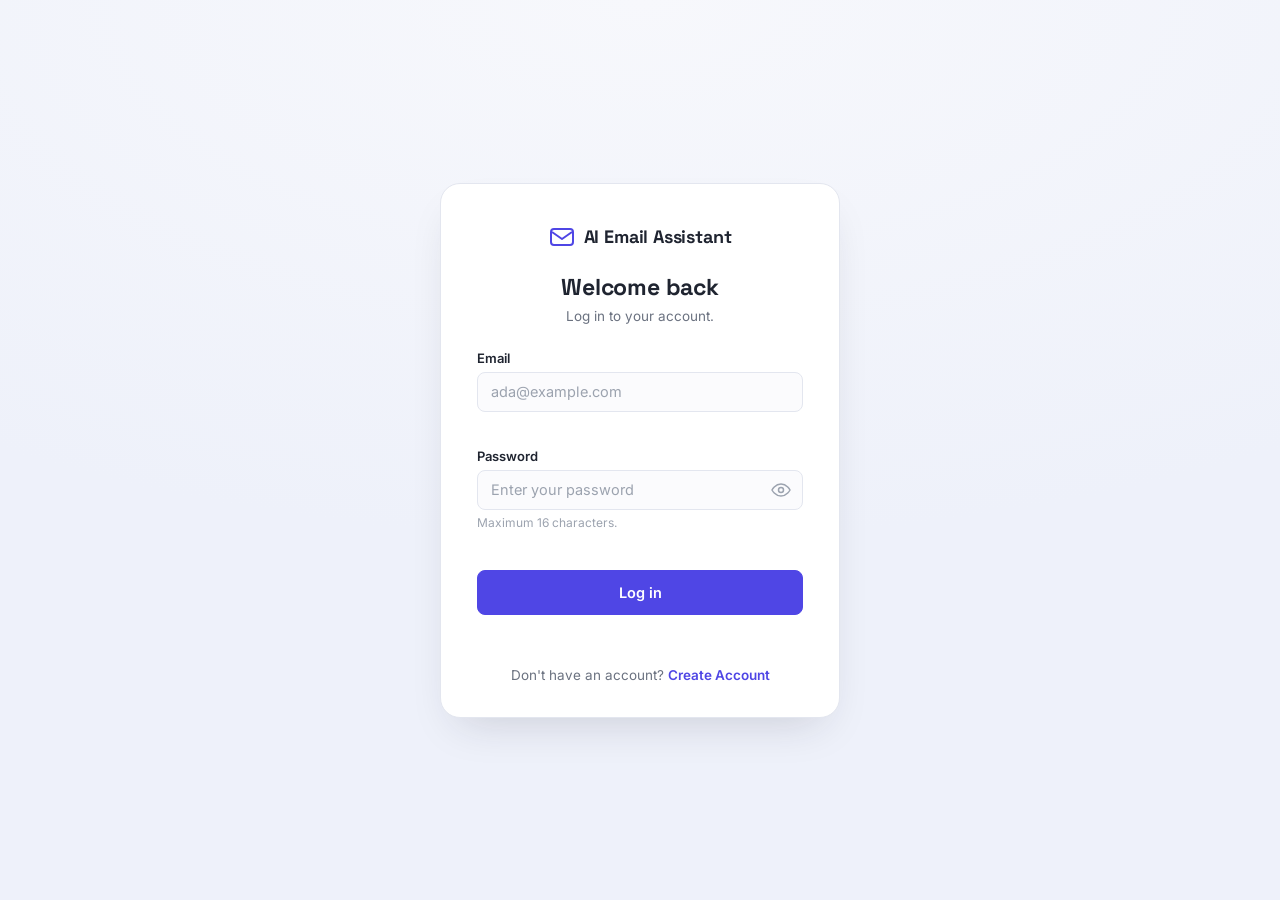
<file: frontend/index.html>
<!DOCTYPE html>
<html lang="en">

<head>

    <meta charset="UTF-8">

    <meta name="viewport"
          content="width=device-width, initial-scale=1.0">

    <title>AI Email Assistant</title>

    <link rel="stylesheet" href="css/common.css">
    <link rel="stylesheet" href="css/dashboard.css">

</head>

<body>

    <!-- =======================
         Dashboard Content
         (sidebar + topbar are injected by common.js)
    ======================== -->

    <main class="dashboard-content">

        <section class="welcome-banner">

            <h1>Welcome back, <span id="dashUserName">there</span> 👋</h1>

            <p>
                Generate, rewrite and improve professional emails
                using Artificial Intelligence.
            </p>

        </section>

        <!-- ================= STATS ================= -->

        <section class="stats-grid" id="statsGrid">

            <div class="stat-card">
                <div class="stat-icon">✨</div>
                <div class="stat-value" id="statGenerate">–</div>
                <div class="stat-label">Emails Generated</div>
            </div>

            <div class="stat-card">
                <div class="stat-icon">✏️</div>
                <div class="stat-value" id="statRewrite">–</div>
                <div class="stat-label">Emails Rewritten</div>
            </div>

            <div class="stat-card">
                <div class="stat-icon">✔️</div>
                <div class="stat-value" id="statGrammar">–</div>
                <div class="stat-label">Grammar Checks</div>
            </div>

            <div class="stat-card">
                <div class="stat-icon">🎭</div>
                <div class="stat-value" id="statTone">–</div>
                <div class="stat-label">Tone Changes</div>
            </div>

            <div class="stat-card">
                <div class="stat-icon">📧</div>
                <div class="stat-value" id="statCompose">–</div>
                <div class="stat-label">Emails Composed</div>
            </div>

        </section>

        <!-- ================= QUICK ACTIONS ================= -->

        <section class="quick-actions">

            <h2 class="content-section-title">Quick Actions</h2>

            <div class="action-grid">

                <a class="action-card" href="email.html">
                    <div class="action-icon">✨</div>
                    <h3>Generate Email</h3>
                    <p>Generate professional emails instantly using AI.</p>
                    <span class="action-arrow">Generate →</span>
                </a>

                <a class="action-card" href="rewrite.html">
                    <div class="action-icon">✏️</div>
                    <h3>Rewrite Email</h3>
                    <p>Rewrite existing emails professionally.</p>
                    <span class="action-arrow">Rewrite →</span>
                </a>

                <a class="action-card" href="grammar.html">
                    <div class="action-icon">✔️</div>
                    <h3>Grammar Check</h3>
                    <p>Fix grammar and spelling mistakes instantly.</p>
                    <span class="action-arrow">Check →</span>
                </a>

                <a class="action-card" href="tone.html">
                    <div class="action-icon">🎭</div>
                    <h3>Tone Change</h3>
                    <p>Change the tone of your email using AI.</p>
                    <span class="action-arrow">Adjust →</span>
                </a>

                <a class="action-card" href="compose.html">
                    <div class="action-icon">📧</div>
                    <h3>Compose Email</h3>
                    <p>Create complete emails from simple prompts.</p>
                    <span class="action-arrow">Compose →</span>
                </a>

                <a class="action-card" href="history.html">
                    <div class="action-icon">📜</div>
                    <h3>Email History</h3>
                    <p>View all emails generated by the AI assistant.</p>
                    <span class="action-arrow">View →</span>
                </a>

            </div>

        </section>

        <!-- ================= RECENT ACTIVITY ================= -->

        <section class="recent-activity">

            <h2 class="content-section-title">Recent Activity</h2>

            <div id="recentActivityList" class="activity-list">
                <div class="activity-skeleton shimmer"></div>
                <div class="activity-skeleton shimmer"></div>
                <div class="activity-skeleton shimmer"></div>
            </div>

        </section>

    </main>

    <script src="js/Api.js"></script>
    <script src="js/common.js"></script>
    <script src="js/dashboard.js"></script>

</body>

</html>
</file>
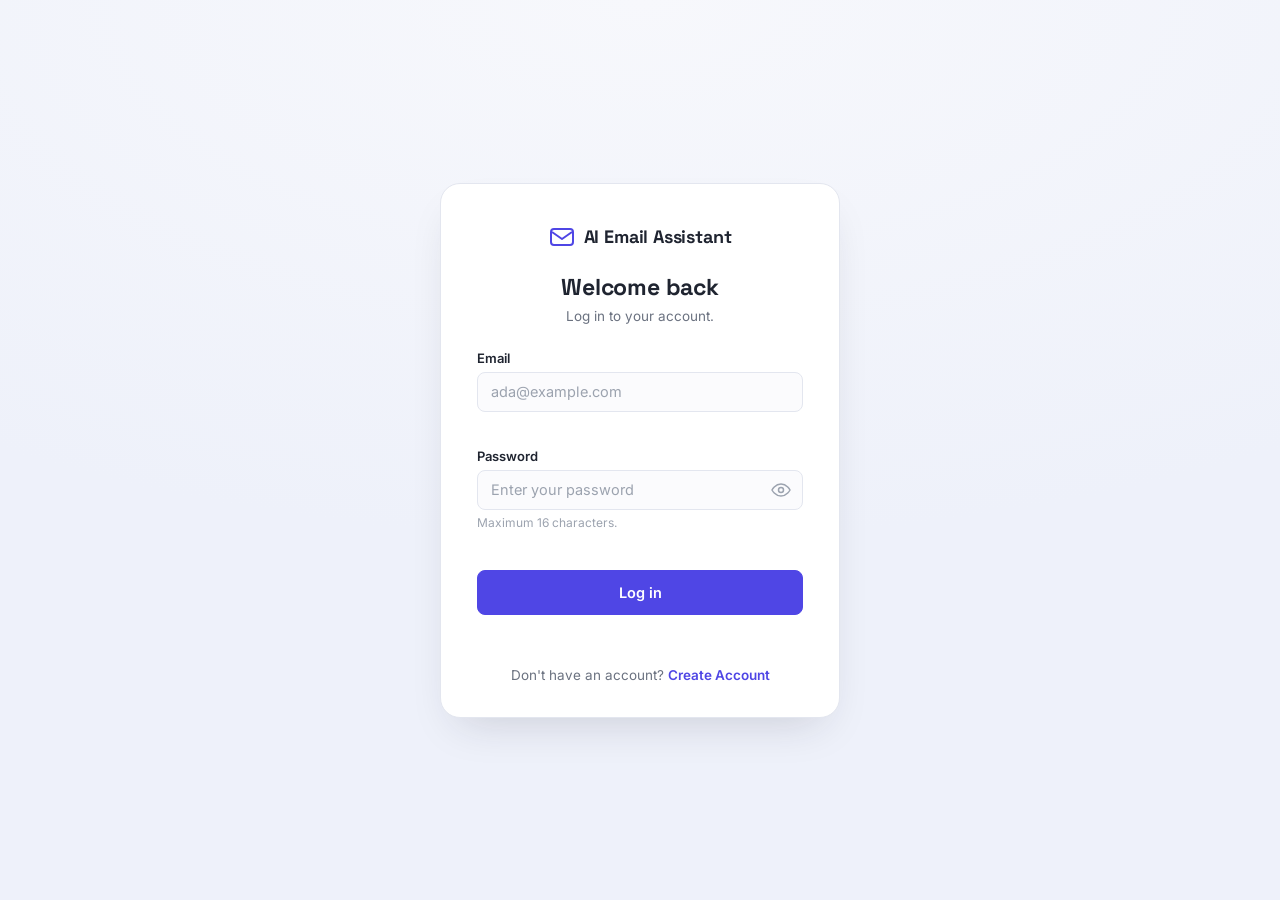
<file: frontend/compose.html>
<!DOCTYPE html>
<html lang="en">

<head>

    <meta charset="UTF-8">

    <meta
        name="viewport"
        content="width=device-width, initial-scale=1.0">

    <title>Compose Email</title>

    <link rel="stylesheet" href="css/common.css">
    <link rel="stylesheet" href="css/compose.css">

</head>

<body>

    <!-- ================= PAGE ================= -->

    <main class="container">

        <h1 class="page-title">
            <span>📧</span> Compose Email
        </h1>

        <p class="page-subtitle">
            Describe your requirement and let AI generate a complete email.
        </p>

        <div class="split-layout">

            <!-- ================= INPUT CARD ================= -->

            <section class="card">

                <h2 class="section-title">
                    <span>📝</span> Compose Details
                </h2>

                <div class="form-group">

                    <label for="prompt">
                        Describe Your Requirement
                    </label>

                    <textarea
                        id="prompt"
                        placeholder="Example: Write an email to my manager requesting leave tomorrow because I have a fever."></textarea>

                </div>

                <button
                    id="composeBtn"
                    class="btn">
                    📧 Compose Email
                </button>

            </section>

            <!-- ================= OUTPUT CARD ================= -->

            <section class="card output-card">

                <h2 class="section-title">
                    <span>📩</span> Generated Email
                </h2>

                <textarea
                    id="generatedEmail"
                    readonly
                    placeholder="Your generated email will appear here..."></textarea>

                <div class="button-group">

                    <button
                        id="copyBtn"
                        class="btn btn-secondary"
                        disabled>
                        Copy Email
                    </button>

                </div>

            </section>

        </div>

    </main>

    <script src="js/Api.js"></script>
    <script src="js/common.js"></script>
    <script src="js/compose.js"></script>

</body>

</html>
</file>
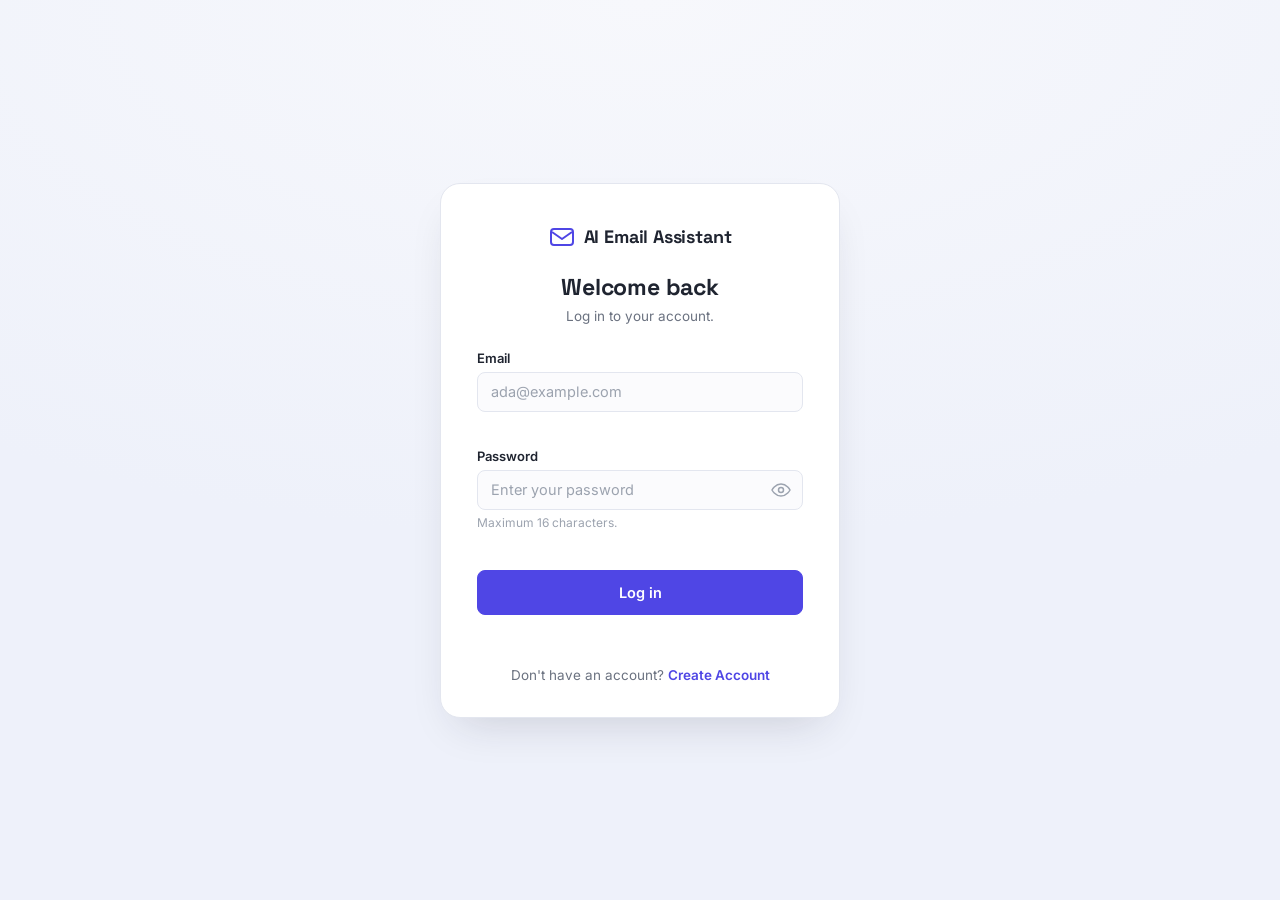
<file: frontend/email.html>
<!DOCTYPE html>
<html lang="en">

<head>

    <meta charset="UTF-8">

    <meta
        name="viewport"
        content="width=device-width, initial-scale=1.0">

    <title>Generate Email</title>

    <link rel="stylesheet" href="css/common.css">
    <link rel="stylesheet" href="css/email.css">

</head>

<body>

    <!-- ================= PAGE ================= -->
    <!-- (sidebar + topbar are injected by common.js) -->

    <main class="container">

        <h1 class="page-title">
            <span>✨</span> Generate Email
        </h1>

        <p class="page-subtitle">
            Describe what you need — the AI will draft a ready-to-send email.
        </p>

        <div class="split-layout">

            <!-- ================= INPUT CARD ================= -->

            <section class="card">

                <h2 class="section-title">
                    <span>📝</span> Email Details
                </h2>

                <div class="form-group">

                    <label for="emailType">
                        Email Type
                    </label>

                    <select id="emailType">

                        <option value="Formal">
                            Formal
                        </option>

                        <option value="Informal">
                            Informal
                        </option>

                        <option value="Business">
                            Business
                        </option>

                        <option value="Leave Request">
                            Leave Request
                        </option>

                        <option value="Meeting Request">
                            Meeting Request
                        </option>

                        <option value="Apology">
                            Apology
                        </option>

                    </select>

                </div>

                <div class="form-group">

                    <label for="recipient">
                        Recipient
                    </label>

                    <input
                        type="text"
                        id="recipient"
                        placeholder="Example: HR Manager">

                </div>

                <div class="form-group">

                    <label for="tone">
                        Tone
                    </label>

                    <select id="tone">

                        <option value="Professional">
                            Professional
                        </option>

                        <option value="Friendly">
                            Friendly
                        </option>

                        <option value="Formal">
                            Formal
                        </option>

                        <option value="Polite">
                            Polite
                        </option>

                        <option value="Confident">
                            Confident
                        </option>

                    </select>

                </div>

                <div class="form-group">

                    <label for="purpose">
                        Purpose
                    </label>

                    <textarea
                        id="purpose"
                        placeholder="Describe why you want to send this email..."></textarea>

                </div>

                <button
                    id="generateBtn"
                    class="btn">
                    ✨ Generate Email
                </button>

            </section>

            <!-- ================= OUTPUT CARD ================= -->

            <section class="card output-card">

                <h2 class="section-title">
                    <span>📩</span> Generated Email
                </h2>

                <textarea
                    id="generatedEmail"
                    readonly
                    placeholder="Your generated email will appear here..."></textarea>

                <div class="button-group">

                    <button
                        id="copyBtn"
                        class="btn btn-secondary"
                        disabled>
                        Copy Email
                    </button>

                </div>

            </section>

        </div>

    </main>

    <script src="js/Api.js"></script>
    <script src="js/common.js"></script>
    <script src="js/email.js"></script>

</body>

</html>
</file>
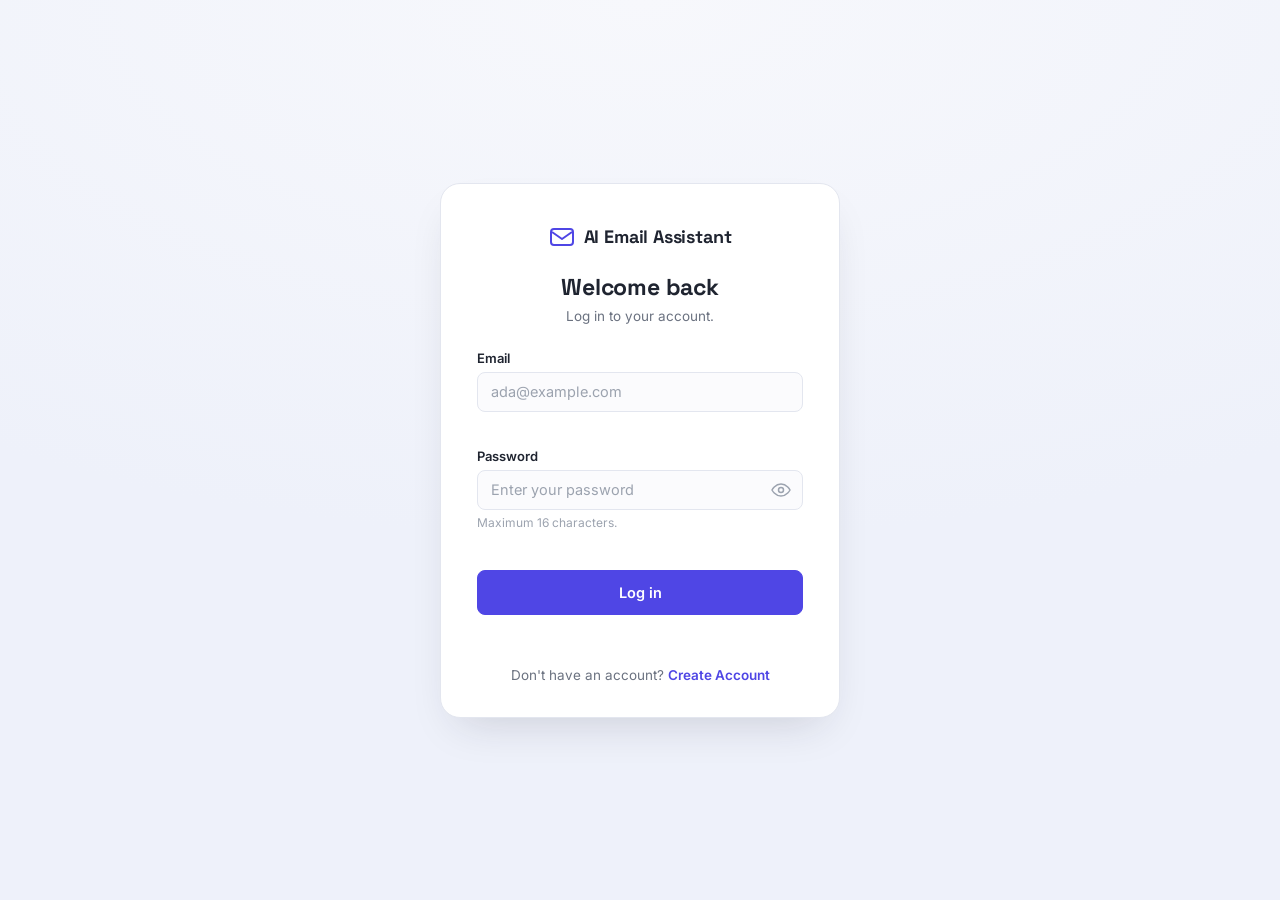
<file: frontend/grammar.html>
<!DOCTYPE html>
<html lang="en">

<head>

    <meta charset="UTF-8">

    <meta
        name="viewport"
        content="width=device-width, initial-scale=1.0">

    <title>Grammar Check</title>

    <link rel="stylesheet" href="css/common.css">
    <link rel="stylesheet" href="css/grammar.css">

</head>

<body>

    <!-- ================= PAGE ================= -->

    <main class="container">

        <h1 class="page-title">
            <span>✔️</span> Grammar Check
        </h1>

        <p class="page-subtitle">
            Correct grammar, spelling and punctuation using AI.
        </p>

        <div class="split-layout">

            <!-- ================= INPUT CARD ================= -->

            <section class="card">

                <h2 class="section-title">
                    <span>📝</span> Enter Text
                </h2>

                <div class="form-group">

                    <label for="inputText">
                        Email / Text
                    </label>

                    <textarea
                        id="inputText"
                        placeholder="Paste your email or text here..."></textarea>

                </div>

                <button
                    id="grammarBtn"
                    class="btn">
                    ✔️ Check Grammar
                </button>

            </section>

            <!-- ================= OUTPUT CARD ================= -->

            <section class="card output-card">

                <h2 class="section-title">
                    <span>📩</span> Corrected Text
                </h2>

                <textarea
                    id="correctedText"
                    readonly
                    placeholder="Corrected text will appear here..."></textarea>

                <div class="button-group">

                    <button
                        id="copyBtn"
                        class="btn btn-secondary"
                        disabled>
                        Copy Text
                    </button>

                </div>

            </section>

        </div>

    </main>

    <script src="js/Api.js"></script>
    <script src="js/common.js"></script>
    <script src="js/grammar.js"></script>

</body>

</html>
</file>
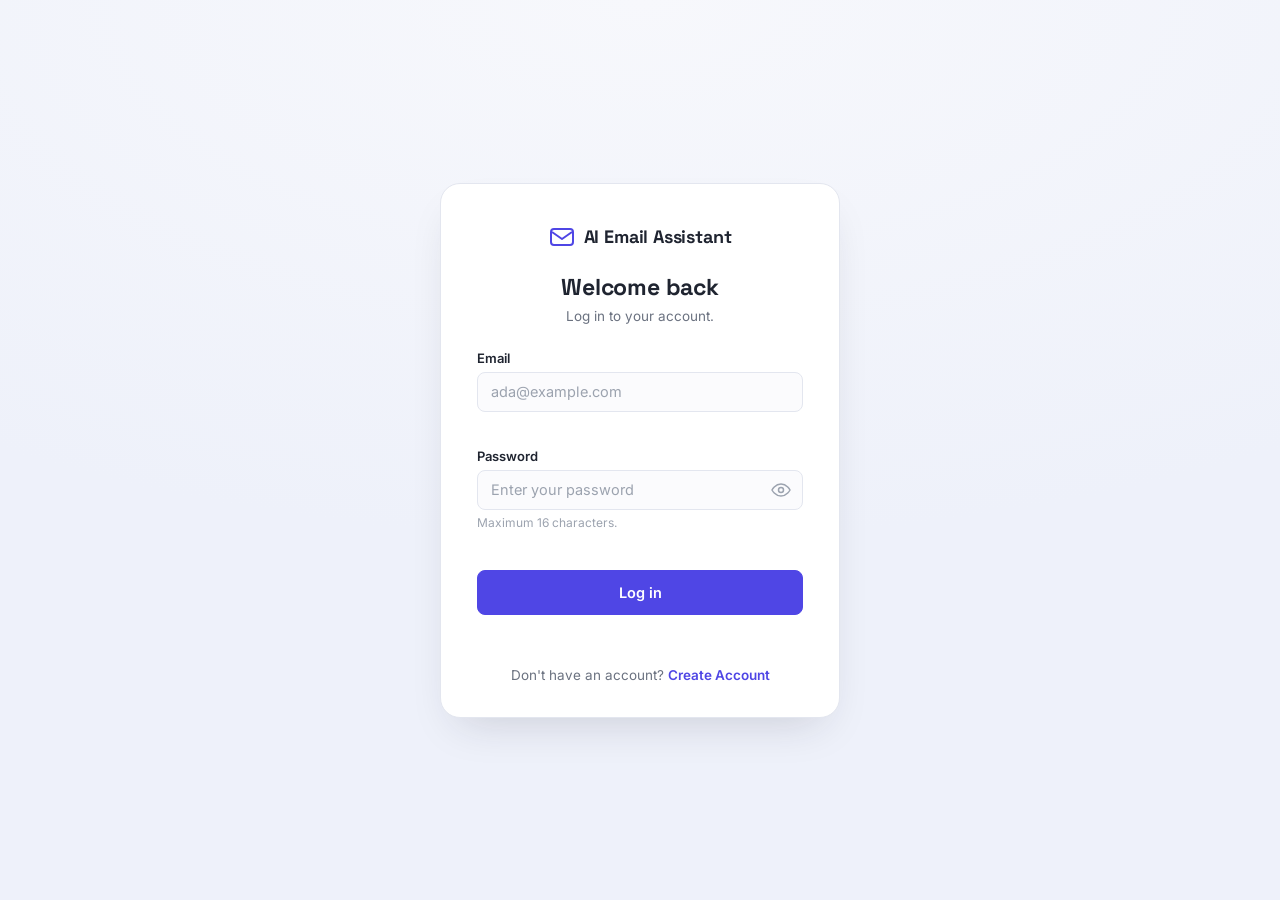
<file: frontend/history.html>
<!DOCTYPE html>
<html lang="en">

<head>

    <meta charset="UTF-8">

    <meta name="viewport"
          content="width=device-width, initial-scale=1.0">

    <title>Email History</title>

    <link rel="stylesheet" href="css/common.css">
    <link rel="stylesheet" href="css/history.css">

</head>

<body>

    <main class="container">

        <h1 class="page-title">
            <span>📜</span> Email History
        </h1>

        <p class="page-subtitle">
            View all emails generated by the AI assistant.
        </p>

        <!-- ================= SEARCH / FILTER BAR ================= -->

        <div class="history-toolbar">

            <div class="search-field">
                <span class="search-icon">🔍</span>
                <input
                    type="text"
                    id="historySearch"
                    placeholder="Search by content...">
            </div>

            <select id="historyFilter">
                <option value="All">All Features</option>
                <option value="Generate">Generate</option>
                <option value="Rewrite">Rewrite</option>
                <option value="Grammar">Grammar</option>
                <option value="Tone">Tone</option>
                <option value="Compose">Compose</option>
            </select>

            <select id="historySort">
                <option value="newest">Newest First</option>
                <option value="oldest">Oldest First</option>
            </select>

        </div>

        <div id="historyContainer"
             class="history-container">

        </div>

        <div id="historyPagination" class="history-pagination"></div>

    </main>

    <script src="js/Api.js"></script>
    <script src="js/common.js"></script>
    <script src="js/history.js"></script>

</body>

</html>
</file>
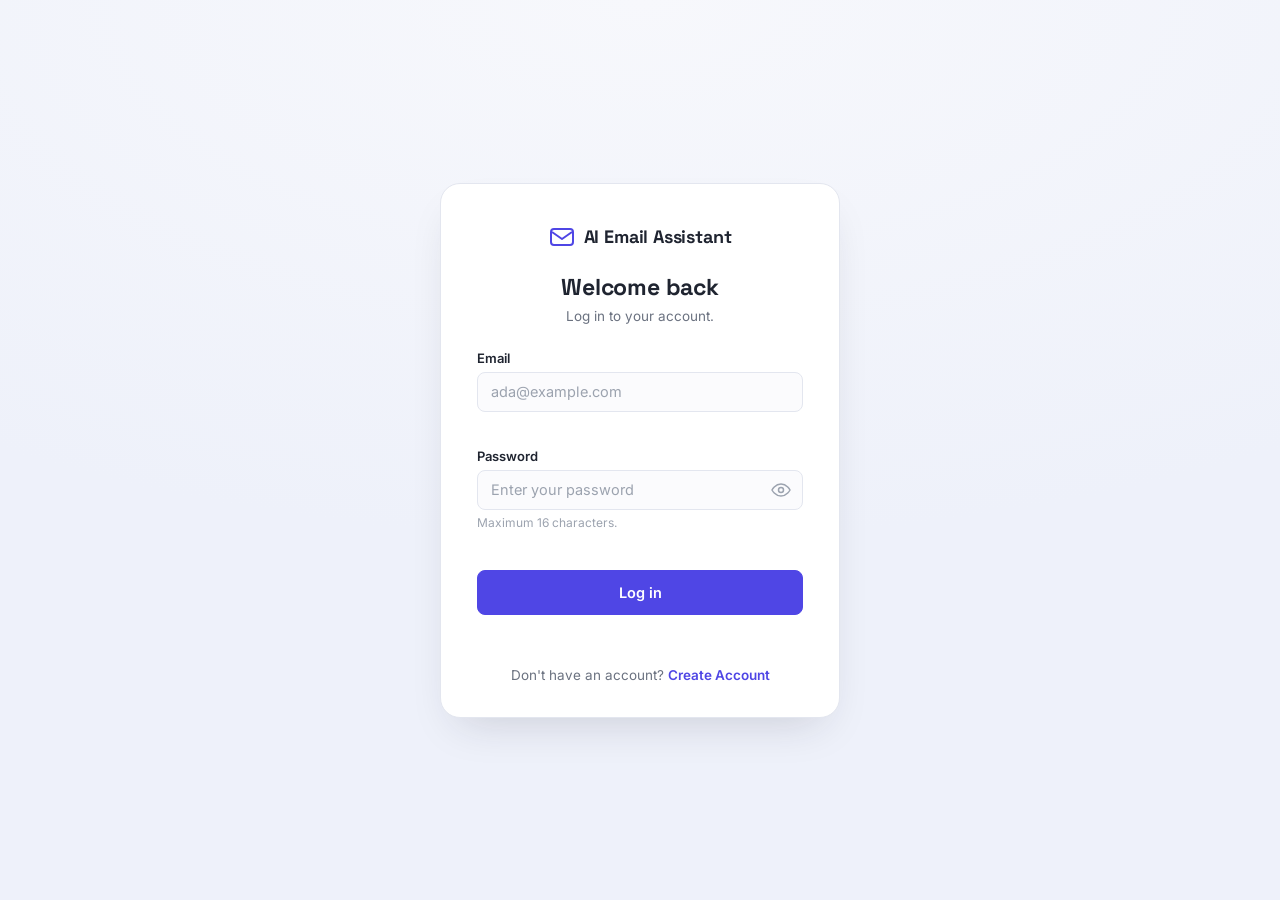
<file: frontend/login.html>
<!DOCTYPE html>
<html lang="en">
<head>
  <meta charset="UTF-8" />
  <meta name="viewport" content="width=device-width, initial-scale=1.0" />
  <title>Log in — AI Email Assistant</title>
  <link rel="preconnect" href="https://fonts.googleapis.com">
  <link rel="preconnect" href="https://fonts.gstatic.com" crossorigin>
  <link href="https://fonts.googleapis.com/css2?family=Space+Grotesk:wght@600;700&family=Inter:wght@400;500;600&display=swap" rel="stylesheet">
  <link rel="stylesheet" href="css/style.css" />
</head>
<body>

  <div class="auth-card">

    <div class="auth-brand">
      <svg class="auth-brand__mark" width="26" height="26" viewBox="0 0 26 26" fill="none" xmlns="http://www.w3.org/2000/svg" aria-hidden="true">
        <rect x="2" y="5" width="22" height="16" rx="3" stroke="#4F46E5" stroke-width="2"/>
        <path d="M3 8l10 7 10-7" stroke="#4F46E5" stroke-width="2" stroke-linejoin="round"/>
      </svg>
      <span class="auth-brand__text">AI Email Assistant</span>
    </div>

    <div class="auth-card__header">
      <h1>Welcome back</h1>
      <p>Log in to your account.</p>
    </div>

    <form id="loginForm" novalidate>

      <div class="field">
        <label for="email">Email</label>
        <input type="email" id="email" name="email" placeholder="ada@example.com" autocomplete="email" />
        <p class="field__error" id="emailError"></p>
      </div>

      <div class="field">
        <label for="password">Password</label>
        <div class="field__input-wrap">
          <input type="password" id="password" name="password" placeholder="Enter your password" autocomplete="current-password" maxlength="16" />
          <button type="button" class="toggle-visibility" id="togglePassword" aria-label="Show password">
            <svg class="icon-eye" width="20" height="20" viewBox="0 0 20 20" fill="none" xmlns="http://www.w3.org/2000/svg">
              <path d="M1 10s3-6 9-6 9 6 9 6-3 6-9 6-9-6-9-6Z" stroke="currentColor" stroke-width="1.5"/>
              <circle cx="10" cy="10" r="2.5" stroke="currentColor" stroke-width="1.5"/>
            </svg>
            <svg class="icon-eye-off" width="20" height="20" viewBox="0 0 20 20" fill="none" xmlns="http://www.w3.org/2000/svg" style="display:none">
              <path d="M1 10s3-6 9-6 9 6 9 6-3 6-9 6-9-6-9-6Z" stroke="currentColor" stroke-width="1.5"/>
              <circle cx="10" cy="10" r="2.5" stroke="currentColor" stroke-width="1.5"/>
              <path d="M2 2l16 16" stroke="currentColor" stroke-width="1.5"/>
            </svg>
          </button>
        </div>
        <p class="field__hint" id="passwordHint">Maximum 16 characters.</p>
        <p class="field__error" id="passwordError"></p>
      </div>

      <button type="submit" class="btn btn--primary" id="submitBtn">
        <span class="btn__label">Log in</span>
      </button>

      <p class="form-status" id="formStatus" role="status"></p>

    </form>

    <p class="auth-footer">Don't have an account? <a href="signup.html">Create Account</a></p>

  </div>

  <script src="js/Api.js"></script>
  <script src="js/login.js"></script>
</body>
</html>
</file>
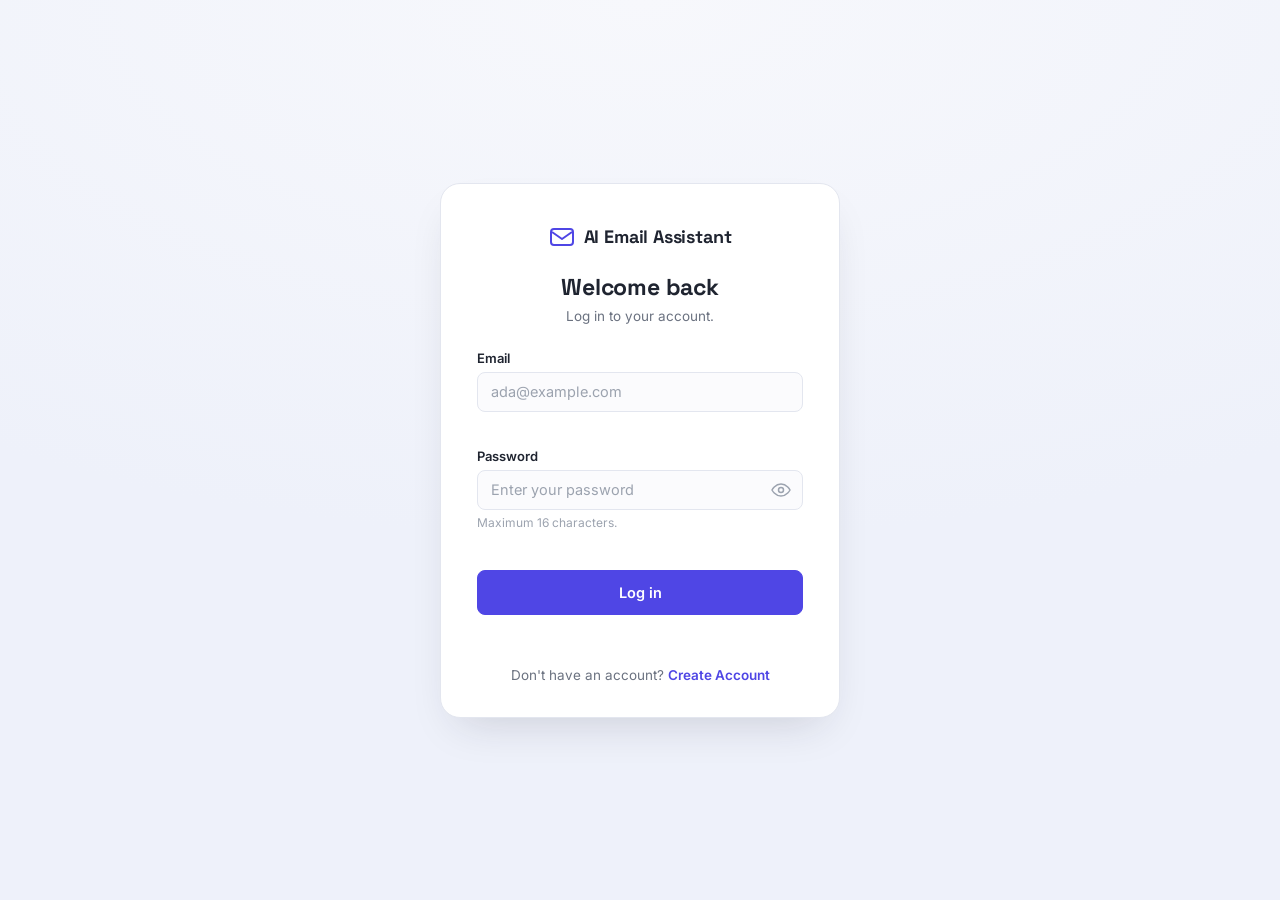
<file: frontend/rewrite.html>
<!DOCTYPE html>
<html lang="en">

<head>

    <meta charset="UTF-8">

    <meta
        name="viewport"
        content="width=device-width, initial-scale=1.0">

    <title>Rewrite Email</title>

    <link rel="stylesheet" href="css/common.css">
    <link rel="stylesheet" href="css/rewrite.css">

</head>

<body>

    <!-- ================= PAGE ================= -->

    <main class="container">

        <h1 class="page-title">
            <span>✏️</span> Rewrite Email
        </h1>

        <p class="page-subtitle">
            Paste an email and let AI rewrite it professionally.
        </p>

        <div class="split-layout">

            <!-- ================= INPUT CARD ================= -->

            <section class="card">

                <h2 class="section-title">
                    <span>📝</span> Rewrite Details
                </h2>

                <div class="form-group">

                    <label for="instruction">
                        Rewrite Instruction
                    </label>

                    <select id="instruction">

                        <option value="Professional">
                            Professional
                        </option>

                        <option value="Friendly">
                            Friendly
                        </option>

                        <option value="Formal">
                            Formal
                        </option>

                        <option value="Shorter">
                            Shorter
                        </option>

                        <option value="More Polite">
                            More Polite
                        </option>

                        <option value="More Confident">
                            More Confident
                        </option>

                    </select>

                </div>

                <div class="form-group">

                    <label for="originalEmail">
                        Original Email
                    </label>

                    <textarea
                        id="originalEmail"
                        placeholder="Paste your email here..."></textarea>

                </div>

                <button
                    id="rewriteBtn"
                    class="btn">
                    ✏️ Rewrite Email
                </button>

            </section>

            <!-- ================= OUTPUT CARD ================= -->

            <section class="card output-card">

                <h2 class="section-title">
                    <span>📩</span> Rewritten Email
                </h2>

                <textarea
                    id="rewrittenEmail"
                    readonly
                    placeholder="Your rewritten email will appear here..."></textarea>

                <div class="button-group">

                    <button
                        id="copyBtn"
                        class="btn btn-secondary"
                        disabled>
                        Copy Email
                    </button>

                </div>

            </section>

        </div>

    </main>

    <script src="js/Api.js"></script>
    <script src="js/common.js"></script>
    <script src="js/rewrite.js"></script>

</body>

</html>
</file>
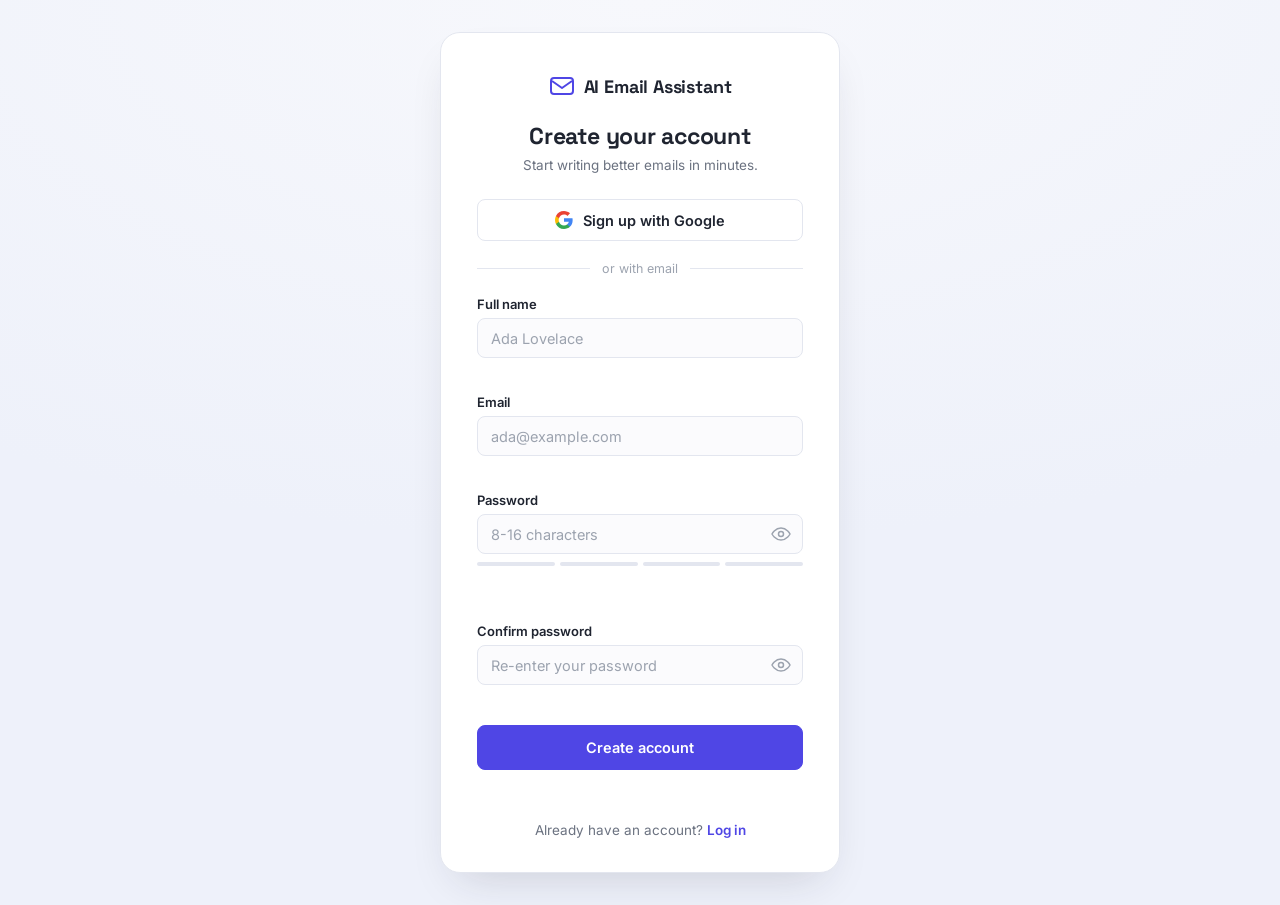
<file: frontend/signup.html>
<!DOCTYPE html>
<html lang="en">
<head>
  <meta charset="UTF-8" />
  <meta name="viewport" content="width=device-width, initial-scale=1.0" />
  <title>Sign up — AI Email Assistant</title>
  <link rel="preconnect" href="https://fonts.googleapis.com">
  <link rel="preconnect" href="https://fonts.gstatic.com" crossorigin>
  <link href="https://fonts.googleapis.com/css2?family=Space+Grotesk:wght@600;700&family=Inter:wght@400;500;600&display=swap" rel="stylesheet">
  <link rel="stylesheet" href="css/style.css" />
</head>
<body>

  <div class="auth-card">

    <div class="auth-brand">
      <svg class="auth-brand__mark" width="26" height="26" viewBox="0 0 26 26" fill="none" xmlns="http://www.w3.org/2000/svg" aria-hidden="true">
        <rect x="2" y="5" width="22" height="16" rx="3" stroke="#4F46E5" stroke-width="2"/>
        <path d="M3 8l10 7 10-7" stroke="#4F46E5" stroke-width="2" stroke-linejoin="round"/>
      </svg>
      <span class="auth-brand__text">AI Email Assistant</span>
    </div>

    <div class="auth-card__header">
      <h1>Create your account</h1>
      <p>Start writing better emails in minutes.</p>
    </div>

    <button type="button" class="btn btn--google" id="googleSignup">
      <svg width="18" height="18" viewBox="0 0 18 18" xmlns="http://www.w3.org/2000/svg" aria-hidden="true">
        <path fill="#4285F4" d="M17.64 9.2c0-.64-.06-1.25-.16-1.84H9v3.48h4.84a4.14 4.14 0 0 1-1.8 2.72v2.26h2.92c1.7-1.57 2.68-3.88 2.68-6.62z"/>
        <path fill="#34A853" d="M9 18c2.43 0 4.47-.8 5.96-2.18l-2.92-2.26c-.81.54-1.84.86-3.04.86-2.34 0-4.32-1.58-5.03-3.7H.96v2.33A9 9 0 0 0 9 18z"/>
        <path fill="#FBBC05" d="M3.97 10.72A5.4 5.4 0 0 1 3.68 9c0-.6.1-1.18.29-1.72V4.95H.96A9 9 0 0 0 0 9c0 1.45.35 2.83.96 4.05l3.01-2.33z"/>
        <path fill="#EA4335" d="M9 3.58c1.32 0 2.51.46 3.44 1.35l2.58-2.58C13.46.89 11.43 0 9 0A9 9 0 0 0 .96 4.95l3.01 2.33C4.68 5.16 6.66 3.58 9 3.58z"/>
      </svg>
      Sign up with Google
    </button>

    <div class="divider"><span>or with email</span></div>

    <form id="signupForm" novalidate>

      <div class="field">
        <label for="fullName">Full name</label>
        <input type="text" id="fullName" name="fullName" placeholder="Ada Lovelace" autocomplete="name" />
        <p class="field__error" id="fullNameError"></p>
      </div>

      <div class="field">
        <label for="email">Email</label>
        <input type="email" id="email" name="email" placeholder="ada@example.com" autocomplete="email" />
        <p class="field__error" id="emailError"></p>
      </div>

      <div class="field">
        <label for="password">Password</label>
        <div class="field__input-wrap">
          <input type="password" id="password" name="password" placeholder="8-16 characters" autocomplete="new-password" maxlength="16" />
          <button type="button" class="toggle-visibility" id="togglePassword" aria-label="Show password">
            <svg class="icon-eye" width="20" height="20" viewBox="0 0 20 20" fill="none" xmlns="http://www.w3.org/2000/svg">
              <path d="M1 10s3-6 9-6 9 6 9 6-3 6-9 6-9-6-9-6Z" stroke="currentColor" stroke-width="1.5"/>
              <circle cx="10" cy="10" r="2.5" stroke="currentColor" stroke-width="1.5"/>
            </svg>
            <svg class="icon-eye-off" width="20" height="20" viewBox="0 0 20 20" fill="none" xmlns="http://www.w3.org/2000/svg" style="display:none">
              <path d="M1 10s3-6 9-6 9 6 9 6-3 6-9 6-9-6-9-6Z" stroke="currentColor" stroke-width="1.5"/>
              <circle cx="10" cy="10" r="2.5" stroke="currentColor" stroke-width="1.5"/>
              <path d="M2 2l16 16" stroke="currentColor" stroke-width="1.5"/>
            </svg>
          </button>
        </div>
        <div class="strength-meter" id="strengthMeter" aria-hidden="true">
          <span></span><span></span><span></span><span></span>
        </div>
        <p class="strength-label" id="strengthLabel">&nbsp;</p>
        <p class="field__error" id="passwordError"></p>
      </div>

      <div class="field">
        <label for="confirmPassword">Confirm password</label>
        <div class="field__input-wrap">
          <input type="password" id="confirmPassword" name="confirmPassword" placeholder="Re-enter your password" autocomplete="new-password" maxlength="16" />
          <button type="button" class="toggle-visibility" id="toggleConfirmPassword" aria-label="Show password">
            <svg class="icon-eye" width="20" height="20" viewBox="0 0 20 20" fill="none" xmlns="http://www.w3.org/2000/svg">
              <path d="M1 10s3-6 9-6 9 6 9 6-3 6-9 6-9-6-9-6Z" stroke="currentColor" stroke-width="1.5"/>
              <circle cx="10" cy="10" r="2.5" stroke="currentColor" stroke-width="1.5"/>
            </svg>
            <svg class="icon-eye-off" width="20" height="20" viewBox="0 0 20 20" fill="none" xmlns="http://www.w3.org/2000/svg" style="display:none">
              <path d="M1 10s3-6 9-6 9 6 9 6-3 6-9 6-9-6-9-6Z" stroke="currentColor" stroke-width="1.5"/>
              <circle cx="10" cy="10" r="2.5" stroke="currentColor" stroke-width="1.5"/>
              <path d="M2 2l16 16" stroke="currentColor" stroke-width="1.5"/>
            </svg>
          </button>
        </div>
        <p class="field__error" id="confirmPasswordError"></p>
      </div>

      <button type="submit" class="btn btn--primary" id="submitBtn">
        <span class="btn__label">Create account</span>
      </button>

      <p class="form-status" id="formStatus" role="status"></p>

    </form>

    <p class="auth-footer">Already have an account? <a href="login.html">Log in</a></p>

  </div>

  <script src="js/Api.js"></script>
  <script src="js/signup.js"></script>
</body>
</html>
</file>
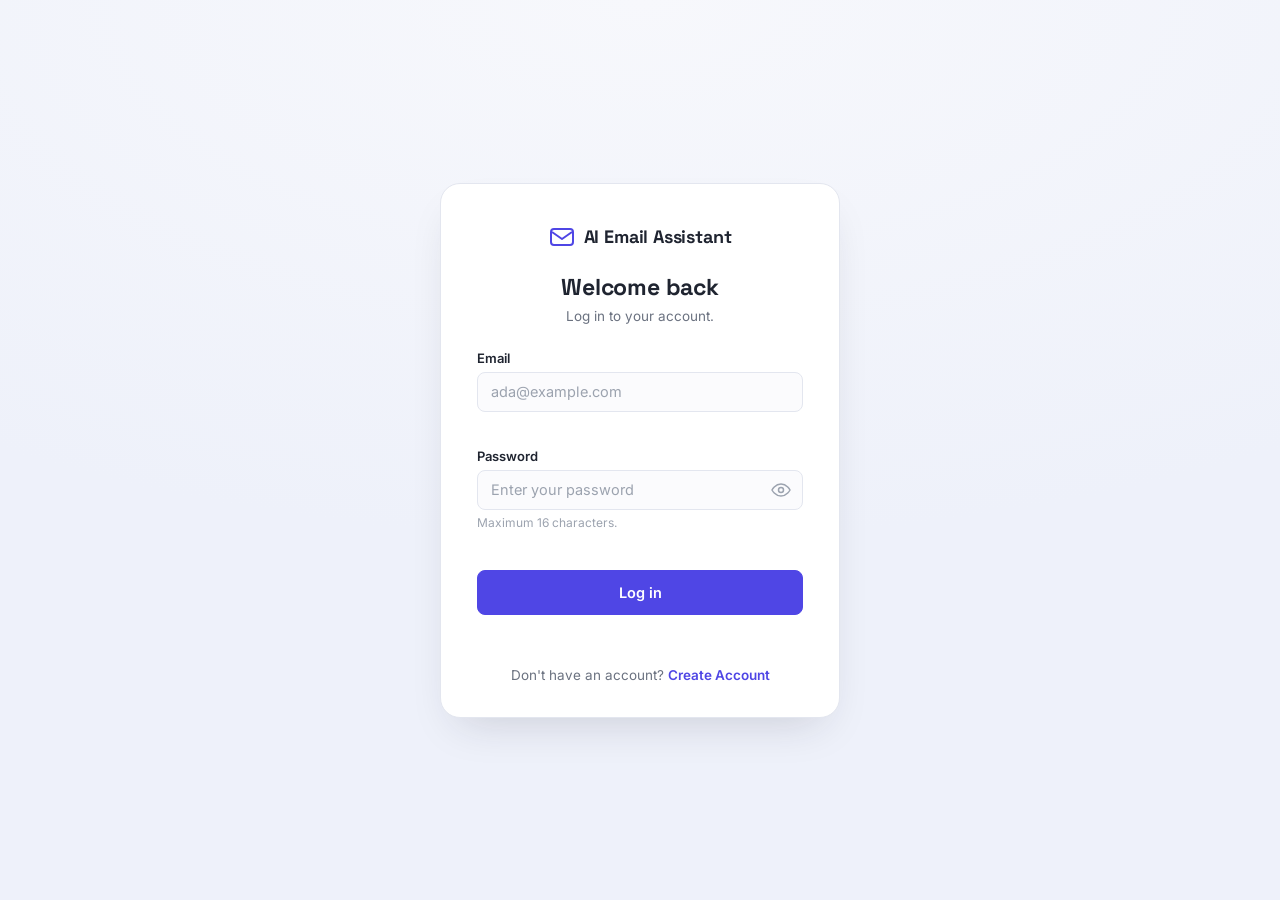
<file: frontend/tone.html>
<!DOCTYPE html>
<html lang="en">

<head>

    <meta charset="UTF-8">

    <meta name="viewport"
          content="width=device-width, initial-scale=1.0">

    <title>Tone Change</title>

    <link rel="stylesheet" href="css/common.css">
    <link rel="stylesheet" href="css/tone.css">

</head>

<body>

    <!-- ================= PAGE ================= -->

    <main class="container">

        <h1 class="page-title">
            <span>🎭</span> Tone Change
        </h1>

        <p class="page-subtitle">
            Change the tone of your email using Artificial Intelligence.
        </p>

        <div class="split-layout">

            <!-- ================= INPUT CARD ================= -->

            <section class="card">

                <h2 class="section-title">
                    <span>📝</span> Tone Details
                </h2>

                <div class="form-group">

                    <label for="tone">
                        Select Tone
                    </label>

                    <select id="tone">

                        <option value="Professional">
                            Professional
                        </option>

                        <option value="Friendly">
                            Friendly
                        </option>

                        <option value="Formal">
                            Formal
                        </option>

                        <option value="Casual">
                            Casual
                        </option>

                        <option value="Polite">
                            Polite
                        </option>

                        <option value="Confident">
                            Confident
                        </option>

                    </select>

                </div>

                <div class="form-group">

                    <label for="email">
                        Original Email
                    </label>

                    <textarea
                        id="email"
                        placeholder="Paste your email here..."></textarea>

                </div>

                <button
                    id="toneBtn"
                    class="btn">
                    🎭 Change Tone
                </button>

            </section>

            <!-- ================= OUTPUT CARD ================= -->

            <section class="card output-card">

                <h2 class="section-title">
                    <span>📩</span> Modified Email
                </h2>

                <textarea
                    id="modifiedEmail"
                    readonly
                    placeholder="Your modified email will appear here..."></textarea>

                <div class="button-group">

                    <button
                        id="copyBtn"
                        class="btn btn-secondary"
                        disabled>
                        Copy Email
                    </button>

                </div>

            </section>

        </div>

    </main>

    <script src="js/Api.js"></script>
    <script src="js/common.js"></script>
    <script src="js/tone.js"></script>

</body>

</html>
</file>
<file: frontend/css/common.css>
/* =========================================================
   AI Email Assistant — Design System (common.css)
   Shared by every authenticated app page (dashboard, generate,
   rewrite, grammar, tone, compose, history).
   Provides: CSS variables, light/dark theme, app shell
   (sidebar + topbar), cards, forms, buttons, toasts, loaders.
   ========================================================= */

/* ---------------------------------------------------------
   Theme tokens
   --------------------------------------------------------- */
:root{
    --color-primary:#2563EB;
    --color-primary-dark:#1D4ED8;
    --color-secondary:#4F46E5;
    --color-accent:#14B8A6;

    --color-bg:#F8FAFC;
    --color-surface:#FFFFFF;
    --color-text:#1E293B;
    --color-text-muted:#64748B;
    --color-border:#E2E8F0;

    --color-danger:#EF4444;
    --color-success:#16A34A;

    --sidebar-w:250px;
    --sidebar-w-collapsed:76px;
    --topbar-h:68px;

    --radius-sm:8px;
    --radius-md:12px;
    --radius-lg:18px;
    --radius-xl:22px;

    --shadow-sm:0 1px 2px rgba(15,23,42,.06);
    --shadow-md:0 8px 24px rgba(15,23,42,.08);
    --shadow-lg:0 20px 45px rgba(15,23,42,.12);

    --gradient-primary:linear-gradient(135deg,#2563EB 0%,#4F46E5 100%);

    --transition:180ms cubic-bezier(.4,0,.2,1);
}

[data-theme="dark"]{
    --color-primary:#3B82F6;
    --color-primary-dark:#2563EB;
    --color-secondary:#6366F1;
    --color-accent:#2DD4BF;

    --color-bg:#0F172A;
    --color-surface:#1E293B;
    --color-text:#E2E8F0;
    --color-text-muted:#94A3B8;
    --color-border:#334155;

    --shadow-sm:0 1px 2px rgba(0,0,0,.4);
    --shadow-md:0 8px 24px rgba(0,0,0,.45);
    --shadow-lg:0 20px 45px rgba(0,0,0,.55);
}

/* ---------------------------------------------------------
   Reset
   --------------------------------------------------------- */
*{
    margin:0;
    padding:0;
    box-sizing:border-box;
    font-family:"Inter","Segoe UI",Tahoma,Geneva,Verdana,sans-serif;
}

html{ scroll-behavior:smooth; }

body{
    background:var(--color-bg);
    color:var(--color-text);
    transition:background var(--transition), color var(--transition);
    min-height:100vh;
}

a{ color:inherit; text-decoration:none; }
button{ font-family:inherit; }

::-webkit-scrollbar{ width:8px; height:8px; }
::-webkit-scrollbar-thumb{ background:var(--color-border); border-radius:10px; }

/* ---------------------------------------------------------
   App shell — sidebar + topbar layout
   Injected by common.js around each page's existing
   <main> / <footer> elements.
   --------------------------------------------------------- */
.app-shell{
    display:flex;
    min-height:100vh;
}

/* Sidebar */
.sidebar{
    width:var(--sidebar-w);
    flex-shrink:0;
    background:var(--color-surface);
    border-right:1px solid var(--color-border);
    display:flex;
    flex-direction:column;
    position:sticky;
    top:0;
    height:100vh;
    z-index:100;
    transition:transform var(--transition), background var(--transition), border-color var(--transition);
}

.sidebar-brand{
    display:flex;
    align-items:center;
    gap:10px;
    padding:22px 20px;
    border-bottom:1px solid var(--color-border);
}

.sidebar-brand .brand-mark{
    width:34px;
    height:34px;
    border-radius:10px;
    background:var(--gradient-primary);
    display:flex;
    align-items:center;
    justify-content:center;
    font-size:16px;
    flex-shrink:0;
}

.sidebar-brand .brand-text{
    font-size:16px;
    font-weight:700;
    letter-spacing:.2px;
    white-space:nowrap;
}

.sidebar-nav{
    flex:1;
    padding:16px 12px;
    display:flex;
    flex-direction:column;
    gap:4px;
    overflow-y:auto;
}

.sidebar-nav a{
    display:flex;
    align-items:center;
    gap:14px;
    padding:11px 14px;
    border-radius:var(--radius-md);
    color:var(--color-text-muted);
    font-size:14.5px;
    font-weight:500;
    transition:background var(--transition), color var(--transition);
    white-space:nowrap;
}

.sidebar-nav a .nav-icon{
    font-size:18px;
    width:22px;
    text-align:center;
    flex-shrink:0;
}

.sidebar-nav a:hover{
    background:var(--color-bg);
    color:var(--color-text);
}

.sidebar-nav a.active{
    background:var(--gradient-primary);
    color:#fff;
    box-shadow:var(--shadow-sm);
}

.sidebar-footer{
    border-top:1px solid var(--color-border);
    padding:14px 12px 18px;
}

.sidebar-logout{
    display:flex;
    align-items:center;
    gap:14px;
    width:100%;
    padding:11px 14px;
    border:none;
    background:transparent;
    color:var(--color-danger);
    border-radius:var(--radius-md);
    font-size:14.5px;
    font-weight:600;
    cursor:pointer;
    transition:background var(--transition);
}

.sidebar-logout:hover{ background:rgba(239,68,68,.1); }

.sidebar-user{
    display:flex;
    align-items:center;
    gap:10px;
    margin-top:10px;
    padding:10px 14px 0;
}

.sidebar-user .avatar{
    width:34px;
    height:34px;
    border-radius:50%;
    background:var(--gradient-primary);
    color:#fff;
    display:flex;
    align-items:center;
    justify-content:center;
    font-size:14px;
    font-weight:700;
    flex-shrink:0;
}

.sidebar-user .user-meta{ min-width:0; }

.sidebar-user .user-name{
    font-size:13.5px;
    font-weight:600;
    white-space:nowrap;
    overflow:hidden;
    text-overflow:ellipsis;
}

.sidebar-user .user-email{
    font-size:12px;
    color:var(--color-text-muted);
    white-space:nowrap;
    overflow:hidden;
    text-overflow:ellipsis;
}

/* Main column */
.main-wrap{
    flex:1;
    min-width:0;
    display:flex;
    flex-direction:column;
}

.topbar{
    height:var(--topbar-h);
    flex-shrink:0;
    background:var(--color-surface);
    border-bottom:1px solid var(--color-border);
    display:flex;
    align-items:center;
    justify-content:space-between;
    padding:0 26px;
    position:sticky;
    top:0;
    z-index:90;
    transition:background var(--transition), border-color var(--transition);
}

.topbar-left{
    display:flex;
    align-items:center;
    gap:14px;
    min-width:0;
}

.topbar-title{
    font-size:18px;
    font-weight:700;
    white-space:nowrap;
    overflow:hidden;
    text-overflow:ellipsis;
}

.topbar-actions{
    display:flex;
    align-items:center;
    gap:10px;
}

.icon-btn{
    width:40px;
    height:40px;
    border-radius:50%;
    border:1px solid var(--color-border);
    background:var(--color-surface);
    color:var(--color-text);
    display:flex;
    align-items:center;
    justify-content:center;
    font-size:17px;
    cursor:pointer;
    transition:background var(--transition), transform var(--transition), border-color var(--transition);
    flex-shrink:0;
}

.icon-btn:hover{
    background:var(--color-bg);
    transform:translateY(-1px);
}

.sidebar-toggle{ display:none; }

main.container,
main.dashboard-content{
    flex:1;
    width:100%;
    max-width:1200px;
    margin:0 auto;
    padding:30px 26px 10px;
}

/* Backward-compat: old dashboard <main class="dashboard"> */
main.dashboard{
    flex:1;
    width:100%;
    max-width:1200px;
    margin:0 auto;
    padding:30px 26px 10px;
}

.app-footer{
    text-align:center;
    padding:22px 20px 30px;
    color:var(--color-text-muted);
    font-size:13px;
}

/* ---------------------------------------------------------
   Titles
   --------------------------------------------------------- */
.page-title{
    font-size:26px;
    font-weight:700;
    margin-bottom:6px;
    display:flex;
    align-items:center;
    gap:10px;
}

.page-subtitle{
    color:var(--color-text-muted);
    margin-bottom:28px;
    line-height:1.6;
    font-size:14.5px;
}

.section-title{
    font-size:15.5px;
    font-weight:700;
    margin-bottom:20px;
    display:flex;
    align-items:center;
    gap:8px;
}

/* ---------------------------------------------------------
   Card
   --------------------------------------------------------- */
.card{
    background:var(--color-surface);
    border:1px solid var(--color-border);
    border-radius:var(--radius-lg);
    box-shadow:var(--shadow-sm);
    padding:26px;
    transition:background var(--transition), border-color var(--transition), box-shadow var(--transition), transform var(--transition);
}

.card:hover{ box-shadow:var(--shadow-md); }

/* ---------------------------------------------------------
   Form controls
   --------------------------------------------------------- */
.form-group{ margin-bottom:18px; }

.form-group label{
    display:block;
    margin-bottom:7px;
    font-weight:600;
    font-size:13.5px;
    color:var(--color-text);
}

input,
select,
textarea{
    width:100%;
    padding:12px 14px;
    border:1.5px solid var(--color-border);
    border-radius:var(--radius-sm);
    outline:none;
    font-size:14.5px;
    background:var(--color-bg);
    color:var(--color-text);
    transition:border-color var(--transition), box-shadow var(--transition), background var(--transition);
}

input::placeholder,
textarea::placeholder{ color:var(--color-text-muted); }

input:focus,
select:focus,
textarea:focus{
    border-color:var(--color-primary);
    box-shadow:0 0 0 4px rgba(37,99,235,.14);
    background:var(--color-surface);
}

textarea{
    resize:vertical;
    min-height:180px;
    line-height:1.6;
}

/* ---------------------------------------------------------
   Buttons
   --------------------------------------------------------- */
.btn{
    width:100%;
    background:var(--gradient-primary);
    color:#fff;
    border:none;
    padding:13px 18px;
    border-radius:var(--radius-md);
    font-size:15px;
    font-weight:600;
    cursor:pointer;
    box-shadow:var(--shadow-sm);
    transition:transform var(--transition), box-shadow var(--transition), opacity var(--transition), background var(--transition);
    display:inline-flex;
    align-items:center;
    justify-content:center;
    gap:8px;
}

.btn:hover:not(:disabled){
    transform:translateY(-2px) scale(1.01);
    box-shadow:var(--shadow-md);
}

.btn:active:not(:disabled){ transform:translateY(0) scale(.99); }

.btn:disabled{
    background:var(--color-border);
    color:var(--color-text-muted);
    cursor:not-allowed;
    box-shadow:none;
    transform:none;
}

.btn.btn-secondary{
    background:var(--color-surface);
    color:var(--color-text);
    border:1.5px solid var(--color-border);
    box-shadow:none;
}

.btn.btn-secondary:hover:not(:disabled){ background:var(--color-bg); }

.button-group{
    display:flex;
    gap:12px;
    margin-top:16px;
}

/* Loading dots shown inside a busy button */
.loading-dots{
    display:inline-flex;
    gap:4px;
}

.loading-dots span{
    width:6px;
    height:6px;
    border-radius:50%;
    background:currentColor;
    opacity:.4;
    animation:loadingDotBounce 1.1s infinite ease-in-out;
}

.loading-dots span:nth-child(2){ animation-delay:.15s; }
.loading-dots span:nth-child(3){ animation-delay:.3s; }

@keyframes loadingDotBounce{
    0%, 80%, 100%{ transform:scale(.6); opacity:.35; }
    40%{ transform:scale(1); opacity:1; }
}

/* Shimmer skeleton, for output areas while generating */
.shimmer{
    background:linear-gradient(90deg, var(--color-border) 25%, var(--color-bg) 37%, var(--color-border) 63%);
    background-size:400% 100%;
    animation:shimmer 1.4s ease infinite;
    border-radius:var(--radius-sm);
}

@keyframes shimmer{
    0%{ background-position:100% 50%; }
    100%{ background-position:0 50%; }
}

/* ---------------------------------------------------------
   Toasts
   --------------------------------------------------------- */
.toast-container{
    position:fixed;
    top:20px;
    right:20px;
    z-index:1000;
    display:flex;
    flex-direction:column;
    gap:10px;
    max-width:320px;
}

.toast{
    background:var(--color-surface);
    color:var(--color-text);
    border:1px solid var(--color-border);
    border-left:4px solid var(--color-primary);
    border-radius:var(--radius-sm);
    padding:13px 16px;
    font-size:13.5px;
    font-weight:500;
    box-shadow:var(--shadow-lg);
    display:flex;
    align-items:flex-start;
    gap:10px;
    animation:toastIn .25s ease;
}

.toast.toast-success{ border-left-color:var(--color-success); }
.toast.toast-error{ border-left-color:var(--color-danger); }
.toast.toast-out{ animation:toastOut .2s ease forwards; }

@keyframes toastIn{
    from{ opacity:0; transform:translateX(30px); }
    to{ opacity:1; transform:translateX(0); }
}

@keyframes toastOut{
    to{ opacity:0; transform:translateX(30px); }
}

/* ---------------------------------------------------------
   Shared utility components
   --------------------------------------------------------- */
.empty-message{
    text-align:center;
    padding:34px 20px;
    color:var(--color-text-muted);
    font-size:14px;
    background:var(--color-surface);
    border:1px dashed var(--color-border);
    border-radius:var(--radius-md);
}

/* ChatGPT/Claude-style two-column layout used on the
   Generate / Rewrite / Grammar / Tone / Compose pages. */
.split-layout{
    display:grid;
    grid-template-columns:1fr 1fr;
    gap:22px;
    align-items:start;
}

.output-card{
    display:flex;
    flex-direction:column;
    min-height:100%;
}

.output-card textarea{
    flex:1;
    min-height:320px;
    background:var(--color-bg);
}

@media(max-width:900px){
    .split-layout{
        grid-template-columns:1fr;
    }
}

/* ---------------------------------------------------------
   Responsive
   --------------------------------------------------------- */
@media(max-width:900px){
    .sidebar{
        position:fixed;
        left:0;
        top:0;
        transform:translateX(-100%);
        box-shadow:var(--shadow-lg);
    }

    .sidebar.open{ transform:translateX(0); }

    .sidebar-toggle{
        display:flex;
    }

    .app-shell::before{
        content:"";
    }
}

@media(max-width:640px){
    .topbar{ padding:0 16px; }
    main.container,
    main.dashboard,
    main.dashboard-content{ padding:22px 16px 10px; }
    .page-title{ font-size:22px; }
}
</file>
<file: frontend/css/dashboard.css>
/* =========================================================
   Dashboard page styles
   (relies on tokens + shell from common.css)
   ========================================================= */

.welcome-banner{
    background:var(--gradient-primary);
    color:#fff;
    border-radius:var(--radius-xl);
    padding:30px 32px;
    margin-bottom:28px;
    box-shadow:var(--shadow-md);
}

.welcome-banner h1{
    font-size:24px;
    font-weight:700;
    margin-bottom:6px;
}

.welcome-banner p{
    font-size:14.5px;
    opacity:.92;
    max-width:520px;
}

.content-section-title{
    font-size:16px;
    font-weight:700;
    margin-bottom:16px;
}

/* ---------------------------------------------------------
   Stats
   --------------------------------------------------------- */
.stats-grid{
    display:grid;
    grid-template-columns:repeat(auto-fit, minmax(160px, 1fr));
    gap:16px;
    margin-bottom:34px;
}

.stat-card{
    background:var(--color-surface);
    border:1px solid var(--color-border);
    border-radius:var(--radius-lg);
    padding:20px;
    box-shadow:var(--shadow-sm);
    transition:transform var(--transition), box-shadow var(--transition);
}

.stat-card:hover{
    transform:translateY(-3px);
    box-shadow:var(--shadow-md);
}

.stat-icon{
    font-size:20px;
    margin-bottom:10px;
}

.stat-value{
    font-size:26px;
    font-weight:800;
    color:var(--color-primary);
    margin-bottom:2px;
}

.stat-label{
    font-size:12.5px;
    color:var(--color-text-muted);
    font-weight:500;
}

/* ---------------------------------------------------------
   Quick actions
   --------------------------------------------------------- */
.quick-actions{ margin-bottom:34px; }

.action-grid{
    display:grid;
    grid-template-columns:repeat(auto-fit, minmax(230px, 1fr));
    gap:18px;
}

.action-card{
    background:var(--color-surface);
    border:1px solid var(--color-border);
    border-radius:var(--radius-lg);
    padding:22px;
    box-shadow:var(--shadow-sm);
    transition:transform var(--transition), box-shadow var(--transition), border-color var(--transition);
    display:block;
}

.action-card:hover{
    transform:translateY(-4px);
    box-shadow:var(--shadow-md);
    border-color:var(--color-primary);
}

.action-icon{
    width:44px;
    height:44px;
    border-radius:12px;
    background:var(--color-bg);
    display:flex;
    align-items:center;
    justify-content:center;
    font-size:20px;
    margin-bottom:14px;
}

.action-card h3{
    font-size:15.5px;
    font-weight:700;
    margin-bottom:6px;
}

.action-card p{
    font-size:13px;
    color:var(--color-text-muted);
    line-height:1.5;
    margin-bottom:14px;
}

.action-arrow{
    font-size:13px;
    font-weight:700;
    color:var(--color-primary);
}

/* ---------------------------------------------------------
   Recent activity
   --------------------------------------------------------- */
.recent-activity{ margin-bottom:20px; }

.activity-list{
    display:flex;
    flex-direction:column;
    gap:10px;
}

.activity-item{
    display:flex;
    align-items:center;
    gap:14px;
    background:var(--color-surface);
    border:1px solid var(--color-border);
    border-radius:var(--radius-md);
    padding:14px 16px;
    box-shadow:var(--shadow-sm);
}

.activity-icon{
    width:36px;
    height:36px;
    border-radius:10px;
    background:var(--color-bg);
    display:flex;
    align-items:center;
    justify-content:center;
    font-size:16px;
    flex-shrink:0;
}

.activity-body{ flex:1; min-width:0; }

.activity-title{
    font-size:13.5px;
    font-weight:700;
    margin-bottom:2px;
}

.activity-excerpt{
    font-size:12.5px;
    color:var(--color-text-muted);
    white-space:nowrap;
    overflow:hidden;
    text-overflow:ellipsis;
}

.activity-date{
    font-size:11.5px;
    color:var(--color-text-muted);
    flex-shrink:0;
}

.activity-skeleton{
    height:58px;
    border-radius:var(--radius-md);
}

.empty-message{
    text-align:center;
    padding:30px;
    color:var(--color-text-muted);
    font-size:14px;
    background:var(--color-surface);
    border:1px dashed var(--color-border);
    border-radius:var(--radius-md);
}

@media(max-width:640px){
    .activity-date{ display:none; }
}
</file>
<file: frontend/css/compose.css>
/* Page-specific tweaks — layout, buttons, and form structure
   are provided by common.css. */

.page-title span{ font-size:24px; }
</file>
<file: frontend/css/email.css>
/* Page-specific tweaks — layout, buttons, and form structure
   are provided by common.css. */

.page-title span{ font-size:24px; }
</file>
<file: frontend/css/grammar.css>
/* Page-specific tweaks — layout, buttons, and form structure
   are provided by common.css. */

.page-title span{ font-size:24px; }
</file>
<file: frontend/css/history.css>
/* =========================================================
   History page styles
   ========================================================= */

.history-toolbar{
    display:flex;
    flex-wrap:wrap;
    gap:12px;
    margin-bottom:24px;
}

.search-field{
    flex:1;
    min-width:220px;
    position:relative;
    display:flex;
    align-items:center;
}

.search-field .search-icon{
    position:absolute;
    left:14px;
    font-size:14px;
    color:var(--color-text-muted);
    pointer-events:none;
}

.search-field input{
    padding-left:38px;
}

#historyFilter,
#historySort{
    width:auto;
    min-width:150px;
}

.history-container{
    display:flex;
    flex-direction:column;
    gap:16px;
    margin-bottom:24px;
}

.history-card{
    background:var(--color-surface);
    border:1px solid var(--color-border);
    border-radius:var(--radius-lg);
    box-shadow:var(--shadow-sm);
    padding:22px;
    transition:box-shadow var(--transition), transform var(--transition);
}

.history-card:hover{
    box-shadow:var(--shadow-md);
    transform:translateY(-2px);
}

.history-header{
    display:flex;
    align-items:center;
    justify-content:space-between;
    margin-bottom:14px;
    flex-wrap:wrap;
    gap:8px;
}

.history-feature{
    display:inline-flex;
    align-items:center;
    gap:6px;
    background:var(--gradient-primary);
    color:#fff;
    font-size:12px;
    font-weight:700;
    padding:5px 12px;
    border-radius:999px;
}

.history-date{
    font-size:12.5px;
    color:var(--color-text-muted);
}

.history-section{ margin-top:12px; }

.history-section h3{
    font-size:12.5px;
    font-weight:700;
    color:var(--color-text-muted);
    text-transform:uppercase;
    letter-spacing:.4px;
    margin-bottom:6px;
}

.history-content{
    background:var(--color-bg);
    border:1px solid var(--color-border);
    border-radius:var(--radius-sm);
    padding:12px 14px;
    font-size:13.5px;
    line-height:1.6;
    white-space:pre-wrap;
    word-break:break-word;
}

.history-pagination{
    display:flex;
    justify-content:center;
    align-items:center;
    gap:8px;
    margin-bottom:20px;
}

.history-pagination button{
    min-width:38px;
    height:38px;
    border-radius:var(--radius-sm);
    border:1px solid var(--color-border);
    background:var(--color-surface);
    color:var(--color-text);
    cursor:pointer;
    font-size:13.5px;
    font-weight:600;
    transition:background var(--transition), border-color var(--transition);
}

.history-pagination button:hover:not(:disabled){
    background:var(--color-bg);
}

.history-pagination button.active{
    background:var(--gradient-primary);
    border-color:transparent;
    color:#fff;
}

.history-pagination button:disabled{
    opacity:.4;
    cursor:not-allowed;
}
</file>
<file: frontend/css/style.css>
/* =========================================================
   AI Email Assistant — shared auth styles
   ========================================================= */
:root {
  --bg-1: #EEF1FA;
  --bg-2: #F7F8FC;
  --card: #FFFFFF;
  --border: #E3E6EF;

  --accent: #4F46E5;
  --accent-hover: #4338CA;
  --accent-soft: #EEF0FE;

  --text: #1F2430;
  --text-muted: #6B7280;
  --text-faint: #9CA3AF;
  --danger: #E5484D;
  --success: #16A34A;
  --warn: #D97706;

  --font-display: 'Space Grotesk', sans-serif;
  --font-body: 'Inter', sans-serif;

  --radius-sm: 8px;
  --radius-md: 14px;
  --radius-lg: 20px;

  --shadow-card: 0 20px 45px -18px rgba(31, 36, 48, 0.18);
}

* { box-sizing: border-box; }

html, body {
  margin: 0;
  padding: 0;
  min-height: 100%;
  font-family: var(--font-body);
  color: var(--text);
  -webkit-font-smoothing: antialiased;
}

body {
  min-height: 100vh;
  display: flex;
  align-items: center;
  justify-content: center;
  padding: 32px 20px;
  background: radial-gradient(90% 60% at 50% 0%, var(--bg-2) 0%, var(--bg-1) 100%);
}

button, input { font-family: inherit; }
a { color: var(--accent); }

:focus-visible {
  outline: 2px solid var(--accent);
  outline-offset: 2px;
  border-radius: 4px;
}

@media (prefers-reduced-motion: reduce) {
  *, *::before, *::after {
    animation-duration: 0.001ms !important;
    transition-duration: 0.001ms !important;
  }
}

/* ---------------------------------------------------------
   Card
   --------------------------------------------------------- */
.auth-card {
  width: 100%;
  max-width: 400px;
  background: var(--card);
  border: 1px solid var(--border);
  border-radius: var(--radius-lg);
  box-shadow: var(--shadow-card);
  padding: 40px 36px 34px;
  animation: card-in 0.4s ease both;
}

@keyframes card-in {
  from { opacity: 0; transform: translateY(8px); }
  to   { opacity: 1; transform: translateY(0); }
}

.auth-brand {
  display: flex;
  align-items: center;
  justify-content: center;
  gap: 9px;
  margin-bottom: 22px;
}

.auth-brand__mark {
  flex-shrink: 0;
}

.auth-brand__text {
  font-family: var(--font-display);
  font-weight: 700;
  font-size: 18px;
  letter-spacing: -0.01em;
  color: var(--text);
}

.auth-card__header {
  text-align: center;
  margin-bottom: 26px;
}

.auth-card__header h1 {
  font-family: var(--font-display);
  font-size: 23px;
  font-weight: 700;
  letter-spacing: -0.01em;
  margin: 0 0 6px;
}

.auth-card__header p {
  margin: 0;
  font-size: 13.5px;
  color: var(--text-muted);
}

/* ---------------------------------------------------------
   Buttons
   --------------------------------------------------------- */
.btn {
  width: 100%;
  border-radius: var(--radius-sm);
  border: 1px solid var(--border);
  font-size: 14.5px;
  font-weight: 600;
  cursor: pointer;
  transition: transform 0.15s ease, box-shadow 0.15s ease, background 0.15s ease, border-color 0.15s ease;
}

.btn--google {
  background: #FFFFFF;
  color: var(--text);
  padding: 11px 16px;
  display: flex;
  align-items: center;
  justify-content: center;
  gap: 10px;
}

.btn--google:hover {
  background: #FAFAFC;
  border-color: var(--text-faint);
}

.btn--primary {
  background: var(--accent);
  border-color: var(--accent);
  color: #FFFFFF;
  padding: 13px 16px;
  margin-top: 4px;
  position: relative;
}

.btn--primary:hover {
  background: var(--accent-hover);
  border-color: var(--accent-hover);
  box-shadow: 0 8px 20px -6px rgba(79, 70, 229, 0.45);
}

.btn--primary:active { transform: translateY(1px); }

.btn--primary:disabled {
  opacity: 0.65;
  cursor: not-allowed;
  box-shadow: none;
}

.btn--primary.is-loading .btn__label { visibility: hidden; }

.btn--primary.is-loading::after {
  content: "";
  position: absolute;
  width: 16px;
  height: 16px;
  top: 50%;
  left: 50%;
  margin: -8px 0 0 -8px;
  border: 2px solid rgba(255, 255, 255, 0.4);
  border-top-color: #FFFFFF;
  border-radius: 50%;
  animation: spin 0.7s linear infinite;
}

@keyframes spin { to { transform: rotate(360deg); } }

/* ---------------------------------------------------------
   Divider
   --------------------------------------------------------- */
.divider {
  display: flex;
  align-items: center;
  gap: 12px;
  margin: 20px 0;
  color: var(--text-faint);
  font-size: 12.5px;
}

.divider::before,
.divider::after {
  content: "";
  flex: 1;
  height: 1px;
  background: var(--border);
}

/* ---------------------------------------------------------
   Fields
   --------------------------------------------------------- */
.field { margin-bottom: 16px; }

.field--row {
  display: flex;
  align-items: center;
  justify-content: space-between;
  margin-bottom: 20px;
}

.field label {
  display: block;
  font-size: 13px;
  font-weight: 600;
  margin-bottom: 6px;
  color: var(--text);
}

.field input {
  width: 100%;
  background: #FBFBFD;
  border: 1px solid var(--border);
  border-radius: var(--radius-sm);
  padding: 10.5px 13px;
  font-size: 14.5px;
  color: var(--text);
  transition: border-color 0.15s ease, background 0.15s ease;
}

.field input::placeholder { color: var(--text-faint); }

.field input:hover { border-color: #C7CBDA; }

.field input:focus {
  border-color: var(--accent);
  background: #FFFFFF;
  outline: none;
  box-shadow: 0 0 0 3px var(--accent-soft);
}

.field.has-error input { border-color: var(--danger); }

.field__error {
  min-height: 15px;
  margin: 5px 0 0;
  font-size: 12.5px;
  color: var(--danger);
}

.field__hint {
  margin: 5px 0 0;
  font-size: 12px;
  color: var(--text-faint);
}

.field__input-wrap { position: relative; }

.field__input-wrap input { padding-right: 42px; }

.toggle-visibility {
  position: absolute;
  right: 5px;
  top: 50%;
  transform: translateY(-50%);
  background: none;
  border: none;
  color: var(--text-faint);
  cursor: pointer;
  padding: 7px;
  display: flex;
  border-radius: 6px;
  transition: color 0.15s ease;
}

.toggle-visibility:hover { color: var(--text); }

/* --- Checkbox / forgot link (login) --- */
.checkbox {
  display: flex;
  align-items: center;
  gap: 8px;
  font-size: 13.5px;
  color: var(--text-muted);
  cursor: pointer;
  user-select: none;
}

.checkbox input[type="checkbox"] {
  width: 16px;
  height: 16px;
  margin: 0;
  accent-color: var(--accent);
  cursor: pointer;
}

.forgot-link {
  font-size: 13.5px;
  font-weight: 600;
  text-decoration: none;
}

.forgot-link:hover { text-decoration: underline; }

/* --- Password strength (signup) --- */
.strength-meter {
  display: flex;
  gap: 5px;
  margin-top: 8px;
}

.strength-meter span {
  height: 4px;
  flex: 1;
  background: var(--border);
  border-radius: 2px;
  transition: background 0.25s ease;
}

.strength-meter.s1 span:nth-child(1) { background: var(--danger); }
.strength-meter.s2 span:nth-child(-n+2) { background: var(--warn); }
.strength-meter.s3 span:nth-child(-n+3) { background: #EAB308; }
.strength-meter.s4 span:nth-child(-n+4) { background: var(--success); }

.strength-label {
  margin: 6px 0 0;
  font-size: 12px;
  color: var(--text-faint);
  min-height: 15px;
}

/* ---------------------------------------------------------
   Status + footer link
   --------------------------------------------------------- */
.form-status {
  min-height: 18px;
  margin: 12px 0 0;
  font-size: 13px;
  text-align: center;
  color: var(--success);
}

.auth-footer {
  text-align: center;
  margin: 22px 0 0;
  font-size: 13.5px;
  color: var(--text-muted);
}

.auth-footer a { font-weight: 600; text-decoration: none; }
.auth-footer a:hover { text-decoration: underline; }

/* ---------------------------------------------------------
   Responsive
   --------------------------------------------------------- */
@media (max-width: 480px) {
  .auth-card { padding: 32px 24px 28px; border-radius: var(--radius-md); }
  .auth-card__header h1 { font-size: 20px; }
}
</file>
<file: frontend/css/rewrite.css>
/* Page-specific tweaks — layout, buttons, and form structure
   are provided by common.css. */

.page-title span{ font-size:24px; }
</file>
<file: frontend/css/tone.css>
/* Page-specific tweaks — layout, buttons, and form structure
   are provided by common.css. */

.page-title span{ font-size:24px; }
</file>
